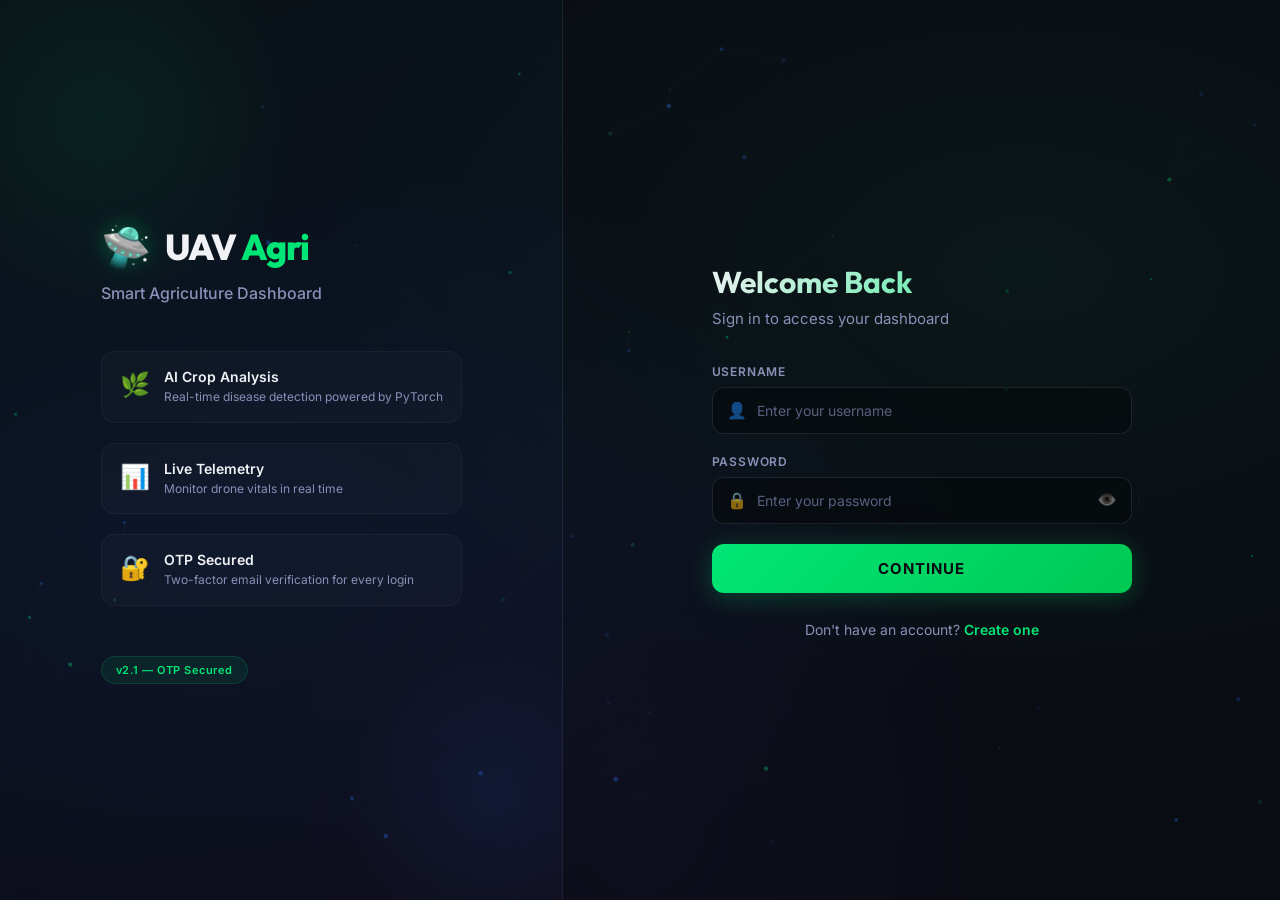
<file: static/login.html>
<!doctype html>
<html lang="en">
  <head>
    <meta charset="UTF-8" />
    <meta name="viewport" content="width=device-width, initial-scale=1.0" />
    <meta name="description" content="UAV Smart Agriculture Dashboard — Secure Login Portal with OTP Verification" />
    <title>Login — UAV Smart Agriculture</title>
    <link
      href="https://fonts.googleapis.com/css2?family=Inter:wght@400;500;600;700&family=Outfit:wght@500;700;800&display=swap"
      rel="stylesheet"
    />
    <link rel="stylesheet" href="/static/login.css" />
  </head>
  <body>
    <!-- Animated background particles -->
    <canvas id="particle-canvas"></canvas>

    <div class="login-wrapper">
      <!-- Left branding panel -->
      <div class="brand-panel">
        <div class="brand-content">
          <div class="brand-logo">
            <span class="logo-icon">🛸</span>
            <h1>UAV <span class="accent">Agri</span></h1>
          </div>
          <p class="brand-tagline">Smart Agriculture Dashboard</p>
          <div class="brand-features">
            <div class="feature-item">
              <span class="feature-icon">🌿</span>
              <div>
                <strong>AI Crop Analysis</strong>
                <span>Real-time disease detection powered by PyTorch</span>
              </div>
            </div>
            <div class="feature-item">
              <span class="feature-icon">📊</span>
              <div>
                <strong>Live Telemetry</strong>
                <span>Monitor drone vitals in real time</span>
              </div>
            </div>
            <div class="feature-item">
              <span class="feature-icon">🔐</span>
              <div>
                <strong>OTP Secured</strong>
                <span>Two-factor email verification for every login</span>
              </div>
            </div>
          </div>
          <div class="brand-footer">
            <span class="version-badge">v2.1 — OTP Secured</span>
          </div>
        </div>
      </div>

      <!-- Right auth panel -->
      <div class="auth-panel">
        <div class="auth-container">

          <!-- ========== STEP 1: Login Form (credentials) ========== -->
          <div id="login-form-section" class="form-section active">
            <div class="form-header">
              <h2>Welcome Back</h2>
              <p>Sign in to access your dashboard</p>
            </div>

            <form id="login-form" autocomplete="off">
              <div class="input-group">
                <label for="login-username">Username</label>
                <div class="input-wrapper">
                  <span class="input-icon">👤</span>
                  <input
                    type="text"
                    id="login-username"
                    name="username"
                    placeholder="Enter your username"
                    required
                    autocomplete="username"
                  />
                </div>
              </div>

              <div class="input-group">
                <label for="login-password">Password</label>
                <div class="input-wrapper">
                  <span class="input-icon">🔒</span>
                  <input
                    type="password"
                    id="login-password"
                    name="password"
                    placeholder="Enter your password"
                    required
                    autocomplete="current-password"
                  />
                  <button type="button" class="toggle-password" id="login-toggle-pw" aria-label="Toggle password visibility">
                    👁️
                  </button>
                </div>
              </div>

              <div id="login-error" class="error-message" style="display: none;"></div>

              <button type="submit" class="btn-submit" id="login-submit-btn">
                <span class="btn-text">Continue</span>
                <span class="btn-spinner" style="display:none;"></span>
              </button>
            </form>

            <div class="form-switch">
              Don't have an account?
              <button type="button" id="show-register" class="link-btn">Create one</button>
            </div>
          </div>

          <!-- ========== STEP 2: OTP Verification ========== -->
          <div id="otp-form-section" class="form-section">
            <div class="form-header">
              <div class="otp-header-icon">📧</div>
              <h2>Verify Your Email</h2>
              <p id="otp-subtitle">Enter the 6-digit code sent to your email</p>
            </div>

            <!-- Masked email display -->
            <div class="otp-email-badge" id="otp-email-badge">
              <span class="otp-email-icon">✉️</span>
              <span class="otp-email-text" id="otp-email-text">—</span>
            </div>

            <form id="otp-form" autocomplete="off">
              <!-- OTP Input boxes -->
              <div class="otp-input-group" id="otp-input-group">
                <input type="text" class="otp-digit" maxlength="1" inputmode="numeric" pattern="[0-9]" data-index="0" autofocus />
                <input type="text" class="otp-digit" maxlength="1" inputmode="numeric" pattern="[0-9]" data-index="1" />
                <input type="text" class="otp-digit" maxlength="1" inputmode="numeric" pattern="[0-9]" data-index="2" />
                <div class="otp-separator">—</div>
                <input type="text" class="otp-digit" maxlength="1" inputmode="numeric" pattern="[0-9]" data-index="3" />
                <input type="text" class="otp-digit" maxlength="1" inputmode="numeric" pattern="[0-9]" data-index="4" />
                <input type="text" class="otp-digit" maxlength="1" inputmode="numeric" pattern="[0-9]" data-index="5" />
              </div>

              <!-- Timer + Resend -->
              <div class="otp-timer-row">
                <span class="otp-timer" id="otp-timer">
                  <span class="timer-icon">⏱️</span> Expires in <strong id="otp-countdown">5:00</strong>
                </span>
                <button type="button" class="link-btn otp-resend-btn" id="otp-resend-btn" disabled>
                  Resend Code
                </button>
              </div>

              <div id="otp-error" class="error-message" style="display: none;"></div>
              <div id="otp-success" class="success-message" style="display: none;"></div>

              <button type="submit" class="btn-submit btn-otp-verify" id="otp-submit-btn">
                <span class="btn-text">🔓 Verify & Sign In</span>
                <span class="btn-spinner" style="display:none;"></span>
              </button>
            </form>

            <div class="form-switch">
              <button type="button" id="otp-back-btn" class="link-btn">← Back to login</button>
            </div>
          </div>

          <!-- ========== Register Form ========== -->
          <div id="register-form-section" class="form-section">
            <div class="form-header">
              <h2>Create Account</h2>
              <p>Join the UAV agriculture platform</p>
            </div>

            <form id="register-form" autocomplete="off">
              <div class="input-group">
                <label for="reg-fullname">Full Name</label>
                <div class="input-wrapper">
                  <span class="input-icon">✨</span>
                  <input
                    type="text"
                    id="reg-fullname"
                    name="fullname"
                    placeholder="Enter your full name"
                    required
                  />
                </div>
              </div>

              <div class="input-group">
                <label for="reg-username">Username</label>
                <div class="input-wrapper">
                  <span class="input-icon">👤</span>
                  <input
                    type="text"
                    id="reg-username"
                    name="username"
                    placeholder="Choose a username"
                    required
                    autocomplete="username"
                  />
                </div>
              </div>

              <div class="input-group">
                <label for="reg-email">Email</label>
                <div class="input-wrapper">
                  <span class="input-icon">📧</span>
                  <input
                    type="email"
                    id="reg-email"
                    name="email"
                    placeholder="Enter your email"
                    required
                  />
                </div>
              </div>

              <div class="input-group">
                <label for="reg-password">Password</label>
                <div class="input-wrapper">
                  <span class="input-icon">🔒</span>
                  <input
                    type="password"
                    id="reg-password"
                    name="password"
                    placeholder="Create a password"
                    required
                    minlength="4"
                    autocomplete="new-password"
                  />
                  <button type="button" class="toggle-password" id="reg-toggle-pw" aria-label="Toggle password visibility">
                    👁️
                  </button>
                </div>
              </div>

              <div class="input-group">
                <label for="reg-role">Role</label>
                <div class="input-wrapper select-wrapper">
                  <span class="input-icon">🎖️</span>
                  <select id="reg-role" name="role" required>
                    <option value="operator">Drone Operator</option>
                    <option value="agronomist">Agronomist</option>
                    <option value="researcher">Researcher</option>
                    <option value="admin">Administrator</option>
                  </select>
                </div>
              </div>

              <div id="register-error" class="error-message" style="display: none;"></div>
              <div id="register-success" class="success-message" style="display: none;"></div>

              <button type="submit" class="btn-submit btn-register" id="register-submit-btn">
                <span class="btn-text">Create Account</span>
                <span class="btn-spinner" style="display:none;"></span>
              </button>
            </form>

            <div class="form-switch">
              Already have an account?
              <button type="button" id="show-login" class="link-btn">Sign in</button>
            </div>
          </div>

        </div>
      </div>
    </div>

    <script src="/static/auth.js"></script>
  </body>
</html>
</file>
<file: static/login.css>
/* ============================================================
   UAV SMART AGRICULTURE — LOGIN / REGISTER PAGE
   Premium dark glassmorphism design
   ============================================================ */

:root {
  --bg-dark: #0a0c14;
  --bg-panel: rgba(18, 21, 35, 0.85);
  --bg-input: rgba(0, 0, 0, 0.35);
  --border-glass: rgba(255, 255, 255, 0.07);
  --border-input: rgba(255, 255, 255, 0.1);
  --text-primary: #f0f2f5;
  --text-secondary: #8a90b8;
  --text-muted: #5a5f80;
  --accent: #00e676;
  --accent-glow: rgba(0, 230, 118, 0.35);
  --accent-blue: #2979ff;
  --accent-purple: #7c4dff;
  --warning: #ff3d00;
  --error-bg: rgba(255, 61, 0, 0.1);
  --success-bg: rgba(0, 230, 118, 0.1);

  --font-heading: "Outfit", sans-serif;
  --font-body: "Inter", sans-serif;
}

* {
  margin: 0;
  padding: 0;
  box-sizing: border-box;
}

html, body {
  height: 100%;
  overflow: hidden;
}

body {
  background-color: var(--bg-dark);
  background-image:
    radial-gradient(ellipse at 20% 60%, rgba(41, 121, 255, 0.06), transparent 50%),
    radial-gradient(ellipse at 80% 30%, rgba(0, 230, 118, 0.05), transparent 50%),
    radial-gradient(ellipse at 50% 90%, rgba(124, 77, 255, 0.04), transparent 40%);
  color: var(--text-primary);
  font-family: var(--font-body);
}

/* Particle canvas background */
#particle-canvas {
  position: fixed;
  top: 0;
  left: 0;
  width: 100%;
  height: 100%;
  z-index: 0;
  pointer-events: none;
}

/* ============================================================
   LAYOUT — Split panel
   ============================================================ */
.login-wrapper {
  display: flex;
  height: 100vh;
  position: relative;
  z-index: 1;
}

/* Left branding panel */
.brand-panel {
  flex: 0 0 44%;
  display: flex;
  align-items: center;
  justify-content: center;
  padding: 60px;
  background: linear-gradient(
    160deg,
    rgba(0, 230, 118, 0.03) 0%,
    rgba(41, 121, 255, 0.04) 50%,
    rgba(124, 77, 255, 0.03) 100%
  );
  border-right: 1px solid var(--border-glass);
  position: relative;
  overflow: hidden;
}

/* Decorative glow orbs */
.brand-panel::before {
  content: '';
  position: absolute;
  width: 400px;
  height: 400px;
  background: radial-gradient(circle, rgba(0, 230, 118, 0.08), transparent 70%);
  top: -80px;
  left: -100px;
  border-radius: 50%;
  animation: floatOrb 12s ease-in-out infinite;
}

.brand-panel::after {
  content: '';
  position: absolute;
  width: 300px;
  height: 300px;
  background: radial-gradient(circle, rgba(41, 121, 255, 0.07), transparent 70%);
  bottom: -50px;
  right: -80px;
  border-radius: 50%;
  animation: floatOrb 15s ease-in-out infinite reverse;
}

@keyframes floatOrb {
  0%, 100% { transform: translate(0, 0) scale(1); }
  25% { transform: translate(30px, -20px) scale(1.1); }
  50% { transform: translate(-15px, 25px) scale(0.95); }
  75% { transform: translate(20px, 10px) scale(1.05); }
}

.brand-content {
  position: relative;
  z-index: 1;
  max-width: 420px;
}

.brand-logo {
  display: flex;
  align-items: center;
  gap: 14px;
  margin-bottom: 12px;
}

.logo-icon {
  font-size: 40px;
  filter: drop-shadow(0 0 12px var(--accent-glow));
  animation: logoFloat 4s ease-in-out infinite;
}

@keyframes logoFloat {
  0%, 100% { transform: translateY(0); }
  50% { transform: translateY(-6px); }
}

.brand-logo h1 {
  font-family: var(--font-heading);
  font-weight: 800;
  font-size: 36px;
  letter-spacing: -1px;
}

.brand-logo h1 .accent {
  color: var(--accent);
}

.brand-tagline {
  color: var(--text-secondary);
  font-size: 16px;
  margin-bottom: 48px;
  font-weight: 500;
}

/* Feature list */
.brand-features {
  display: flex;
  flex-direction: column;
  gap: 20px;
}

.feature-item {
  display: flex;
  align-items: flex-start;
  gap: 14px;
  padding: 16px 18px;
  background: rgba(255, 255, 255, 0.02);
  border: 1px solid rgba(255, 255, 255, 0.04);
  border-radius: 14px;
  transition: all 0.35s ease;
}

.feature-item:hover {
  background: rgba(255, 255, 255, 0.04);
  border-color: rgba(255, 255, 255, 0.08);
  transform: translateX(6px);
}

.feature-icon {
  font-size: 24px;
  flex-shrink: 0;
  margin-top: 2px;
}

.feature-item div {
  display: flex;
  flex-direction: column;
  gap: 4px;
}

.feature-item strong {
  font-size: 14px;
  font-weight: 600;
  color: var(--text-primary);
}

.feature-item span:not(.feature-icon) {
  font-size: 12px;
  color: var(--text-secondary);
  line-height: 1.4;
}

.brand-footer {
  margin-top: 52px;
}

.version-badge {
  font-size: 11px;
  padding: 6px 14px;
  background: rgba(0, 230, 118, 0.08);
  border: 1px solid rgba(0, 230, 118, 0.15);
  border-radius: 20px;
  color: var(--accent);
  font-weight: 600;
  letter-spacing: 0.5px;
}

/* ============================================================
   RIGHT — Auth panel
   ============================================================ */
.auth-panel {
  flex: 1;
  display: flex;
  align-items: center;
  justify-content: center;
  padding: 40px;
}

.auth-container {
  width: 100%;
  max-width: 420px;
  position: relative;
}

/* Form sections */
.form-section {
  display: none;
  animation: formSlideIn 0.5s cubic-bezier(0.22, 1, 0.36, 1);
}

.form-section.active {
  display: block;
}

@keyframes formSlideIn {
  from {
    opacity: 0;
    transform: translateY(16px);
  }
  to {
    opacity: 1;
    transform: translateY(0);
  }
}

.form-header {
  margin-bottom: 36px;
}

.form-header h2 {
  font-family: var(--font-heading);
  font-size: 30px;
  font-weight: 700;
  margin-bottom: 8px;
  background: linear-gradient(135deg, var(--text-primary), var(--accent));
  -webkit-background-clip: text;
  -webkit-text-fill-color: transparent;
  background-clip: text;
}

.form-header p {
  color: var(--text-secondary);
  font-size: 15px;
}

/* ============================================================
   FORM INPUTS
   ============================================================ */
.input-group {
  margin-bottom: 20px;
}

.input-group label {
  display: block;
  font-size: 12px;
  font-weight: 600;
  color: var(--text-secondary);
  margin-bottom: 8px;
  text-transform: uppercase;
  letter-spacing: 0.8px;
}

.input-wrapper {
  position: relative;
  display: flex;
  align-items: center;
  background: var(--bg-input);
  border: 1px solid var(--border-input);
  border-radius: 12px;
  transition: all 0.3s ease;
  overflow: hidden;
}

.input-wrapper:focus-within {
  border-color: var(--accent);
  box-shadow: 0 0 0 3px rgba(0, 230, 118, 0.1), 0 0 20px rgba(0, 230, 118, 0.06);
}

.input-icon {
  padding-left: 14px;
  font-size: 16px;
  flex-shrink: 0;
  opacity: 0.6;
}

.input-wrapper input,
.input-wrapper select {
  flex: 1;
  background: transparent;
  border: none;
  outline: none;
  color: var(--text-primary);
  font-family: var(--font-body);
  font-size: 14px;
  padding: 14px 14px 14px 10px;
  width: 100%;
}

.input-wrapper input::placeholder {
  color: var(--text-muted);
}

.input-wrapper select {
  cursor: pointer;
  appearance: none;
  -webkit-appearance: none;
}

.select-wrapper::after {
  content: '▾';
  position: absolute;
  right: 14px;
  color: var(--text-muted);
  font-size: 14px;
  pointer-events: none;
}

.input-wrapper select option {
  background: #1a1d2c;
  color: var(--text-primary);
}

.toggle-password {
  background: none;
  border: none;
  cursor: pointer;
  padding: 0 14px;
  font-size: 16px;
  opacity: 0.4;
  transition: opacity 0.2s;
  line-height: 1;
}

.toggle-password:hover {
  opacity: 0.8;
}

/* ============================================================
   ERROR / SUCCESS MESSAGES
   ============================================================ */
.error-message {
  background: var(--error-bg);
  border: 1px solid rgba(255, 61, 0, 0.2);
  border-radius: 10px;
  padding: 12px 16px;
  margin-bottom: 16px;
  font-size: 13px;
  color: #ff8a65;
  display: flex;
  align-items: center;
  gap: 8px;
  animation: shakeIn 0.4s ease;
}

.error-message::before {
  content: '⚠️';
  flex-shrink: 0;
}

@keyframes shakeIn {
  0% { transform: translateX(0); }
  20% { transform: translateX(-8px); }
  40% { transform: translateX(6px); }
  60% { transform: translateX(-4px); }
  80% { transform: translateX(2px); }
  100% { transform: translateX(0); }
}

.success-message {
  background: var(--success-bg);
  border: 1px solid rgba(0, 230, 118, 0.2);
  border-radius: 10px;
  padding: 12px 16px;
  margin-bottom: 16px;
  font-size: 13px;
  color: var(--accent);
  display: flex;
  align-items: center;
  gap: 8px;
  animation: formSlideIn 0.4s ease;
}

.success-message::before {
  content: '✅';
  flex-shrink: 0;
}

/* ============================================================
   SUBMIT BUTTONS
   ============================================================ */
.btn-submit {
  width: 100%;
  padding: 15px;
  border: none;
  border-radius: 12px;
  font-family: var(--font-body);
  font-size: 15px;
  font-weight: 700;
  cursor: pointer;
  transition: all 0.35s cubic-bezier(0.22, 1, 0.36, 1);
  display: flex;
  align-items: center;
  justify-content: center;
  gap: 10px;
  text-transform: uppercase;
  letter-spacing: 1px;
  position: relative;
  overflow: hidden;
  background: linear-gradient(135deg, var(--accent), #00c853);
  color: #0a0c14;
  box-shadow: 0 4px 24px rgba(0, 230, 118, 0.25);
}

.btn-submit:hover {
  transform: translateY(-2px);
  box-shadow: 0 8px 36px rgba(0, 230, 118, 0.4);
}

.btn-submit:active {
  transform: translateY(0);
  box-shadow: 0 2px 12px rgba(0, 230, 118, 0.2);
}

.btn-submit:disabled {
  opacity: 0.5;
  cursor: not-allowed;
  transform: none;
  box-shadow: none;
}

/* Ripple on submit */
.btn-submit::after {
  content: '';
  position: absolute;
  width: 0;
  height: 0;
  border-radius: 50%;
  background: rgba(255, 255, 255, 0.3);
  transition: all 0.5s ease;
}

.btn-submit:active::after {
  width: 300px;
  height: 300px;
  opacity: 0;
}

.btn-register {
  background: linear-gradient(135deg, var(--accent-blue), #1565c0);
  box-shadow: 0 4px 24px rgba(41, 121, 255, 0.25);
  color: white;
}

.btn-register:hover {
  box-shadow: 0 8px 36px rgba(41, 121, 255, 0.4);
}

/* Spinner in button */
.btn-spinner {
  width: 18px;
  height: 18px;
  border: 2px solid rgba(10, 12, 20, 0.3);
  border-top-color: #0a0c14;
  border-radius: 50%;
  animation: spin 0.7s linear infinite;
}

.btn-register .btn-spinner {
  border-color: rgba(255, 255, 255, 0.3);
  border-top-color: white;
}

@keyframes spin {
  to { transform: rotate(360deg); }
}

/* ============================================================
   FORM SWITCH LINK
   ============================================================ */
.form-switch {
  text-align: center;
  margin-top: 28px;
  font-size: 14px;
  color: var(--text-secondary);
}

.link-btn {
  background: none;
  border: none;
  color: var(--accent);
  font-weight: 600;
  cursor: pointer;
  font-family: var(--font-body);
  font-size: 14px;
  text-decoration: none;
  transition: all 0.2s;
  padding: 0;
}

.link-btn:hover {
  color: #69f0ae;
  text-decoration: underline;
}

/* ============================================================
   SCROLLBAR
   ============================================================ */
::-webkit-scrollbar { width: 6px; }
::-webkit-scrollbar-track { background: transparent; }
::-webkit-scrollbar-thumb { background: rgba(255, 255, 255, 0.08); border-radius: 3px; }

/* ============================================================
   OTP VERIFICATION STEP
   ============================================================ */

/* Header icon for OTP section */
.otp-header-icon {
  font-size: 48px;
  margin-bottom: 16px;
  animation: emailBounce 2s ease-in-out infinite;
}

@keyframes emailBounce {
  0%, 100% { transform: translateY(0) scale(1); }
  30% { transform: translateY(-8px) scale(1.05); }
  50% { transform: translateY(-4px) scale(1.02); }
}

/* Masked email badge */
.otp-email-badge {
  display: flex;
  align-items: center;
  gap: 10px;
  padding: 12px 18px;
  background: rgba(41, 121, 255, 0.06);
  border: 1px solid rgba(41, 121, 255, 0.15);
  border-radius: 12px;
  margin-bottom: 28px;
  font-size: 14px;
}

.otp-email-icon {
  font-size: 18px;
  flex-shrink: 0;
}

.otp-email-text {
  color: var(--accent-blue);
  font-weight: 600;
  font-family: monospace;
  letter-spacing: 0.5px;
}

/* OTP digit input group */
.otp-input-group {
  display: flex;
  align-items: center;
  justify-content: center;
  gap: 8px;
  margin-bottom: 20px;
}

.otp-digit {
  width: 52px;
  height: 62px;
  text-align: center;
  font-size: 26px;
  font-weight: 700;
  font-family: 'Courier New', monospace;
  color: var(--accent);
  background: var(--bg-input);
  border: 2px solid var(--border-input);
  border-radius: 12px;
  outline: none;
  transition: all 0.25s ease;
  caret-color: var(--accent);
}

.otp-digit:focus {
  border-color: var(--accent);
  box-shadow: 0 0 0 3px rgba(0, 230, 118, 0.12), 0 0 24px rgba(0, 230, 118, 0.08);
  background: rgba(0, 230, 118, 0.04);
  transform: translateY(-2px);
}

.otp-digit:not(:placeholder-shown) {
  border-color: rgba(0, 230, 118, 0.3);
}

.otp-separator {
  color: var(--text-muted);
  font-size: 20px;
  margin: 0 4px;
  user-select: none;
}

/* Shake animation for wrong OTP */
.otp-input-group.shake {
  animation: otpShake 0.5s ease;
}

.otp-input-group.shake .otp-digit {
  border-color: var(--warning) !important;
  box-shadow: 0 0 0 3px rgba(255, 61, 0, 0.12) !important;
}

@keyframes otpShake {
  0%, 100% { transform: translateX(0); }
  10% { transform: translateX(-10px); }
  20% { transform: translateX(10px); }
  30% { transform: translateX(-8px); }
  40% { transform: translateX(8px); }
  50% { transform: translateX(-4px); }
  60% { transform: translateX(4px); }
  70% { transform: translateX(-2px); }
  80% { transform: translateX(2px); }
}

/* Timer + Resend row */
.otp-timer-row {
  display: flex;
  align-items: center;
  justify-content: space-between;
  margin-bottom: 20px;
  padding: 0 2px;
}

.otp-timer {
  display: inline-flex;
  align-items: center;
  gap: 6px;
  font-size: 13px;
  color: var(--text-secondary);
}

.timer-icon {
  font-size: 14px;
}

.otp-timer strong {
  color: var(--accent);
  font-family: monospace;
  font-size: 15px;
  min-width: 38px;
  text-align: center;
}

.otp-resend-btn {
  font-size: 13px;
  padding: 6px 14px;
  border-radius: 8px;
  transition: all 0.2s;
}

.otp-resend-btn:disabled {
  opacity: 0.35;
  cursor: not-allowed;
}

.otp-resend-btn:not(:disabled):hover {
  background: rgba(0, 230, 118, 0.08);
}

/* OTP Verify button — distinct purple gradient */
.btn-otp-verify {
  background: linear-gradient(135deg, var(--accent), #00c853);
  box-shadow: 0 4px 24px rgba(0, 230, 118, 0.25);
  color: #0a0c14;
}

.btn-otp-verify:hover {
  box-shadow: 0 8px 36px rgba(0, 230, 118, 0.4);
}

/* ============================================================
   RESPONSIVE
   ============================================================ */
@media (max-width: 900px) {
  .login-wrapper {
    flex-direction: column;
  }
  
  .brand-panel {
    flex: 0 0 auto;
    padding: 30px;
    border-right: none;
    border-bottom: 1px solid var(--border-glass);
  }

  .brand-features {
    display: none;
  }

  .brand-footer {
    display: none;
  }

  .brand-tagline {
    margin-bottom: 0;
  }

  .auth-panel {
    flex: 1;
    overflow-y: auto;
  }

  body, html {
    overflow: auto;
  }

  .otp-digit {
    width: 44px;
    height: 54px;
    font-size: 22px;
  }
}

@media (max-width: 480px) {
  .auth-panel {
    padding: 24px 20px;
  }
  
  .form-header h2 {
    font-size: 24px;
  }

  .otp-digit {
    width: 38px;
    height: 48px;
    font-size: 20px;
  }

  .otp-separator {
    margin: 0 2px;
  }
}
</file>
